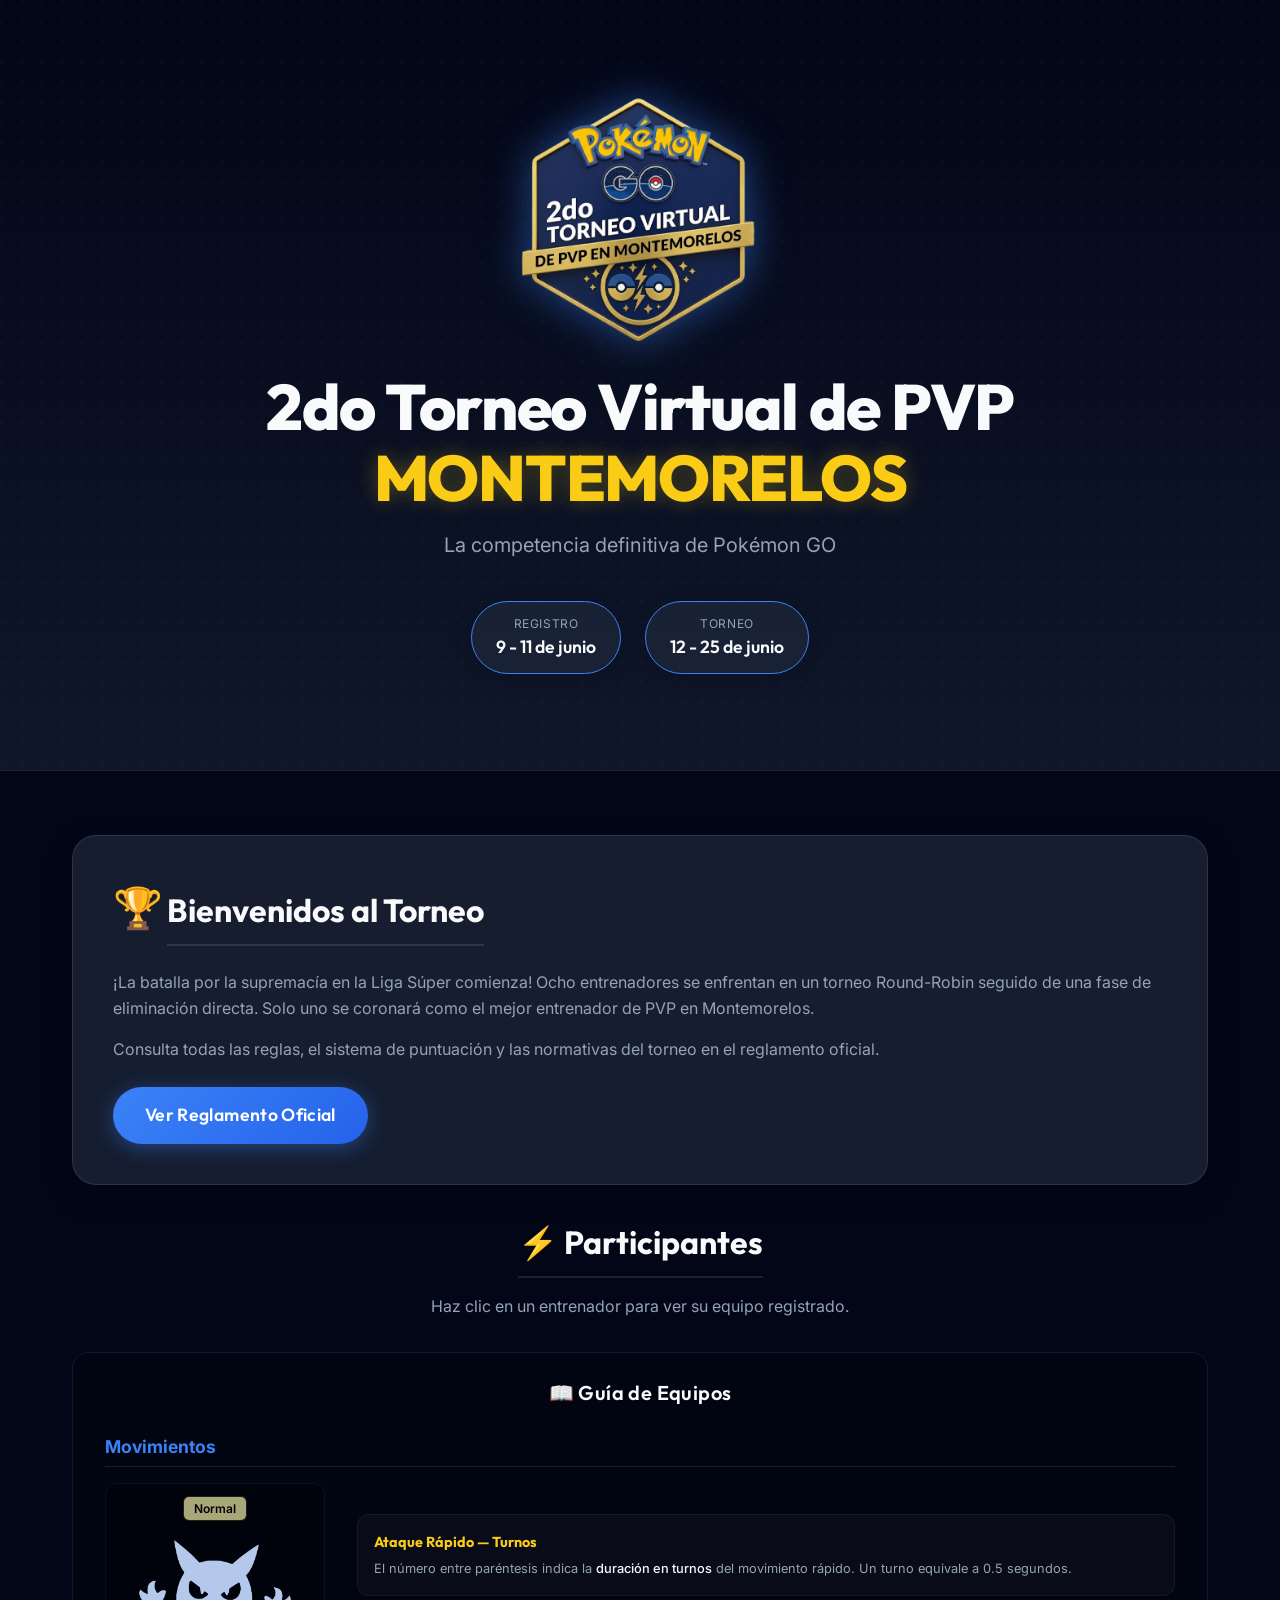
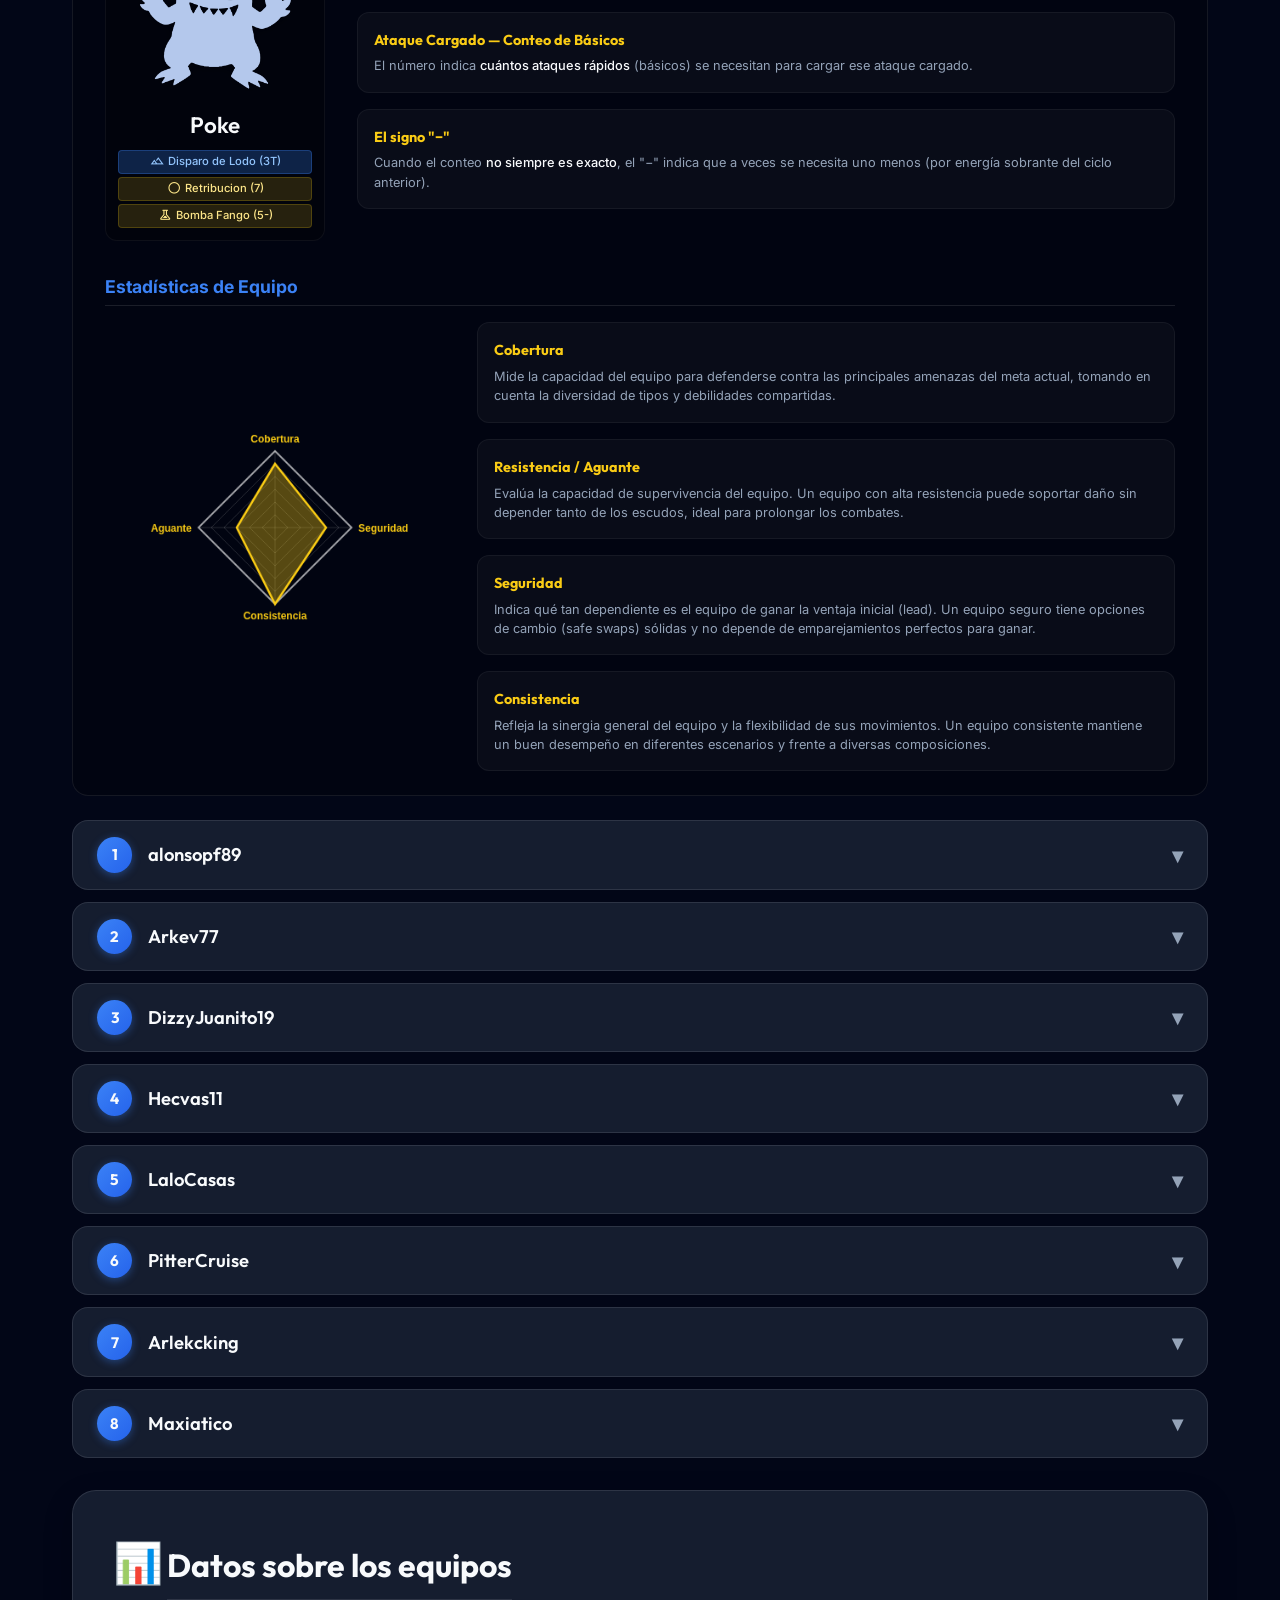
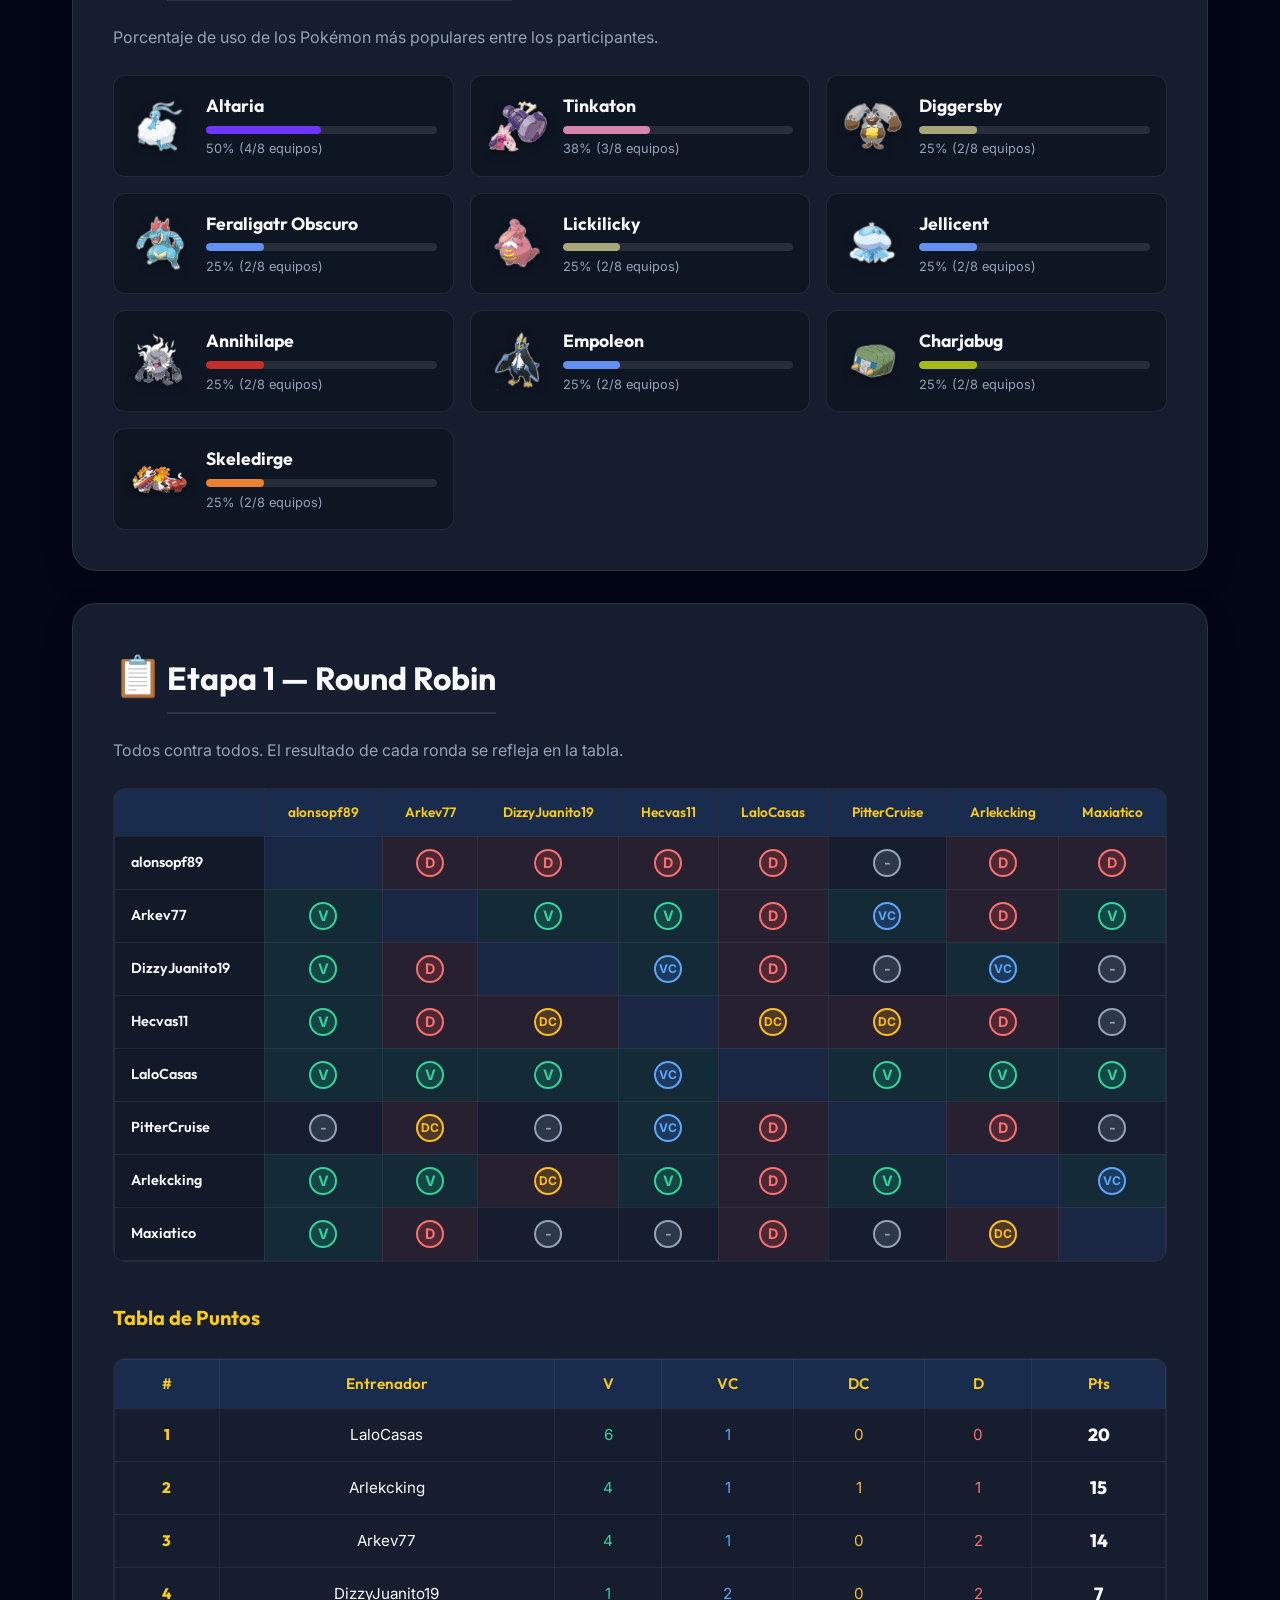
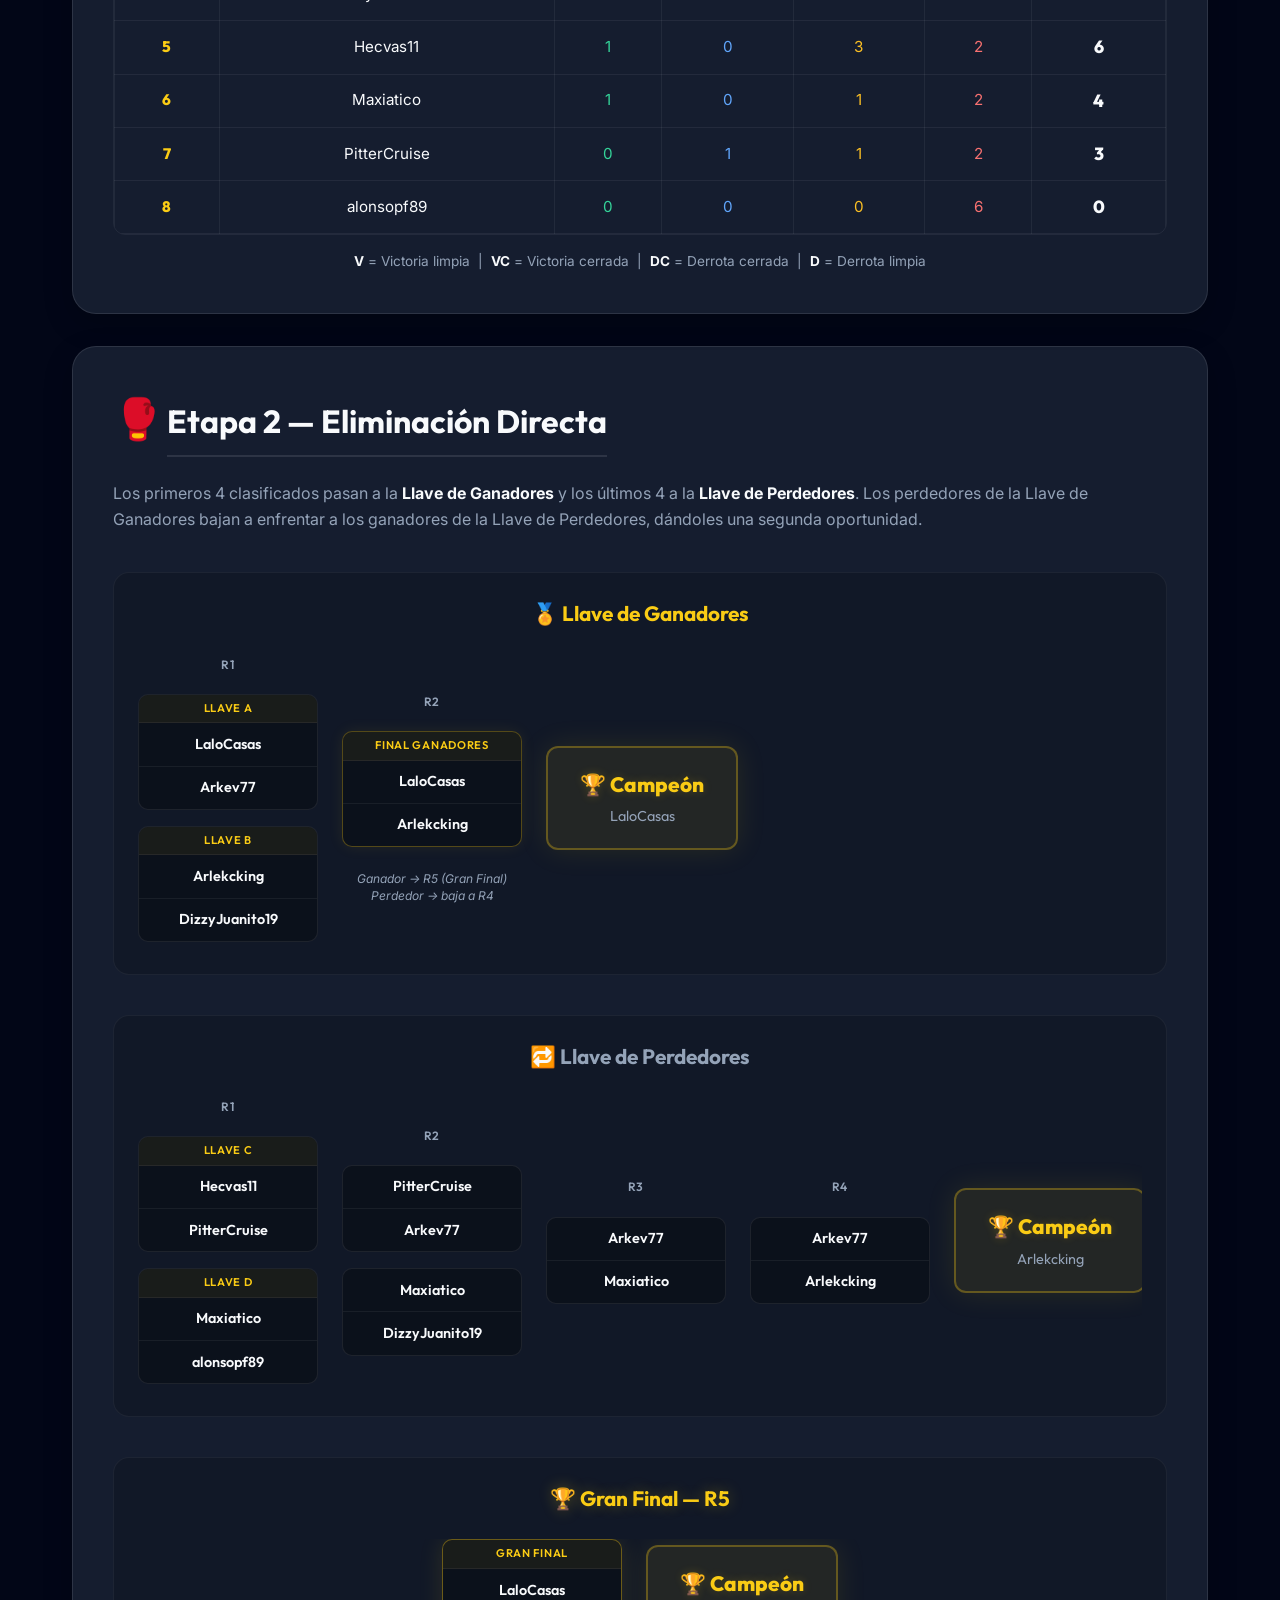
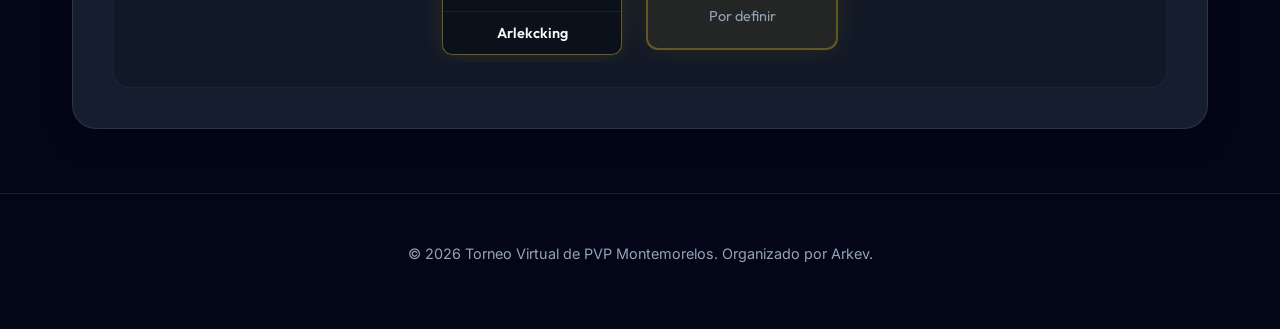
<file: index.html>
<!DOCTYPE html>
<html lang="es">

<head>
    <meta charset="UTF-8">
    <meta name="viewport" content="width=device-width, initial-scale=1.0">
    <title>2do Torneo Virtual de PVP en Montemorelos</title>
    <meta name="description"
        content="Página principal del 2do Torneo Virtual de PVP Pokémon GO en Montemorelos. Participantes, bracket y resultados.">
    <link rel="preconnect" href="https://fonts.googleapis.com">
    <link rel="preconnect" href="https://fonts.gstatic.com" crossorigin>
    <link
        href="https://fonts.googleapis.com/css2?family=Outfit:wght@300;400;600;800&family=Inter:wght@400;500;700&display=swap"
        rel="stylesheet">
    <link
        href="https://fonts.googleapis.com/css2?family=Material+Symbols+Outlined:opsz,wght,FILL,GRAD@20..48,100..700,0..1,-50..200"
        rel="stylesheet" />
    <link rel="icon" type="image/png" href="images/favicon.png">
    <link rel="stylesheet" href="style.css">
</head>

<body>
    <!-- ========== HERO (igual que reglas.html) ========== -->
    <header class="hero">
        <div class="hero-content">
            <img src="images/pvpLogo.png" alt="PVP Montemorelos Logo" class="hero-logo">
            <h1>2do Torneo Virtual de PVP <br><span class="highlight">Montemorelos</span></h1>
            <p class="hero-subtitle">La competencia definitiva de Pokémon GO</p>
            <div class="hero-dates">
                <div class="date-badge">
                    <span class="label">Registro</span>
                    <span class="value">9 - 11 de junio</span>
                </div>
                <div class="date-badge">
                    <span class="label">Torneo</span>
                    <span class="value">12 - 25 de junio</span>
                </div>
            </div>
        </div>
        <div class="hero-overlay"></div>
    </header>

    <main class="container">

        <!-- ========== SECCIÓN 1: INTRODUCCIÓN ========== -->
        <section class="card glass-effect full-width reveal" id="intro">
            <div class="card-icon">🏆</div>
            <h2>Bienvenidos al Torneo</h2>
            <p>¡La batalla por la supremacía en la Liga Súper comienza! Ocho entrenadores se enfrentan en un torneo
                Round-Robin seguido de una fase de eliminación directa. Solo uno se coronará como el mejor entrenador de
                PVP en Montemorelos.</p>
            <p>Consulta todas las reglas, el sistema de puntuación y las normativas del torneo en el reglamento oficial.
            </p>
            <a href="reglas.html" class="btn-register">Ver Reglamento Oficial</a>
        </section>

        <!-- ========== SECCIÓN 2: PARTICIPANTES ========== -->
        <section class="full-width reveal" id="participantes">
            <div class="section-header">
                <h2>⚡ Participantes</h2>
                <p class="section-sub">Haz clic en un entrenador para ver su equipo registrado.</p>
            </div>

            <!-- Guía de Equipos -->
            <div class="moves-legend" id="movesLegend">
                <h4 class="moves-legend-title">📖 Guía de Equipos</h4>

                <!-- Sub-sección 1: Movimientos -->
                <h5 class="legend-subtitle">Movimientos</h5>
                <div class="moves-legend-layout">
                    <!-- Columna 1: Ejemplo -->
                    <div class="legend-example-col">
                        <div class="poke-card legend-poke-card">
                            <div class="poke-types">
                                <span class="type-badge" style="background-color: #A8A77A">Normal</span>
                            </div>
                            <img src="images/placeholderPokemon.png" alt="Ejemplo" class="poke-img">
                            <span class="poke-name">Poke</span>
                            <div class="poke-moves">
                                <span class="move fast-move"><span
                                        class="material-symbols-outlined move-icon">landscape</span> Disparo de Lodo
                                    (3T)</span>
                                <span class="move charged-move"><span
                                        class="material-symbols-outlined move-icon">circle</span> Retribucion (7)</span>
                                <span class="move charged-move"><span
                                        class="material-symbols-outlined move-icon">Experiment</span> Bomba Fango
                                    (5-)</span>
                            </div>
                        </div>
                    </div>

                    <!-- Columna 2: Explicaciones -->
                    <div class="moves-legend-grid vertical-stack">
                        <div class="legend-item">
                            <div class="legend-desc">
                                <strong>Ataque Rápido — Turnos</strong>
                                <p>El número entre paréntesis indica la <em>duración en turnos</em> del movimiento
                                    rápido. Un turno equivale a 0.5 segundos.</p>
                            </div>
                        </div>
                        <div class="legend-item">
                            <div class="legend-desc">
                                <strong>Ataque Cargado — Conteo de Básicos</strong>
                                <p>El número indica <em>cuántos ataques rápidos</em> (básicos) se necesitan para cargar
                                    ese ataque cargado.</p>
                            </div>
                        </div>
                        <div class="legend-item">
                            <div class="legend-desc">
                                <strong>El signo "−"</strong>
                                <p>Cuando el conteo <em>no siempre es exacto</em>, el "−" indica que a veces se necesita
                                    uno menos (por energía sobrante del ciclo anterior).</p>
                            </div>
                        </div>
                    </div>
                </div>

                <!-- Sub-sección 2: Estadísticas de Equipo -->
                <h5 class="legend-subtitle" style="margin-top: 2rem;">Estadísticas de Equipo</h5>
                <div class="moves-legend-layout">
                    <!-- Columna 1: Ejemplo de Gráfico -->
                    <div class="legend-example-col">
                        <div class="radar-wrap" style="transform: scale(0.85); transform-origin: top center;">
                            <canvas id="radarLegend" width="340" height="260"></canvas>
                        </div>
                    </div>

                    <!-- Columna 2: Explicaciones de Stats -->
                    <div class="moves-legend-grid vertical-stack">
                        <div class="legend-item">
                            <div class="legend-desc">
                                <strong>Cobertura</strong>
                                <p>Mide la capacidad del equipo para defenderse contra las principales amenazas del meta
                                    actual, tomando en cuenta la diversidad de tipos y debilidades compartidas.</p>
                            </div>
                        </div>
                        <div class="legend-item">
                            <div class="legend-desc">
                                <strong>Resistencia / Aguante</strong>
                                <p>Evalúa la capacidad de supervivencia del equipo. Un equipo con alta resistencia puede
                                    soportar daño sin depender tanto de los escudos, ideal para prolongar los combates.
                                </p>
                            </div>
                        </div>
                        <div class="legend-item">
                            <div class="legend-desc">
                                <strong>Seguridad</strong>
                                <p>Indica qué tan dependiente es el equipo de ganar la ventaja inicial (lead). Un equipo
                                    seguro tiene opciones de cambio (safe swaps) sólidas y no depende de emparejamientos
                                    perfectos para ganar.</p>
                            </div>
                        </div>
                        <div class="legend-item">
                            <div class="legend-desc">
                                <strong>Consistencia</strong>
                                <p>Refleja la sinergia general del equipo y la flexibilidad de sus movimientos. Un
                                    equipo consistente mantiene un buen desempeño en diferentes escenarios y frente a
                                    diversas composiciones.</p>
                            </div>
                        </div>
                    </div>
                </div>
            </div>

            <div class="players-grid" id="playersGrid">
                <!-- Los datos de los jugadores son renderizados por JS abajo -->
            </div>
        </section>

        <!-- ========== SECCIÓN 2.5: DATOS SOBRE LOS EQUIPOS ========== -->
        <section class="card glass-effect full-width reveal" id="datos-equipos">
            <div class="card-icon">📊</div>
            <h2>Datos sobre los equipos</h2>
            <p>Porcentaje de uso de los Pokémon más populares entre los participantes.</p>
            <div class="stats-grid" id="statsGrid">
                <!-- JS llena esto -->
            </div>
        </section>

        <!-- ========== SECCIÓN 3: ETAPA 1 — ROUND ROBIN ========== -->
        <section class="card glass-effect full-width reveal" id="etapa1">
            <div class="card-icon">📋</div>
            <h2>Etapa 1 — Round Robin</h2>
            <p>Todos contra todos. El resultado de cada ronda se refleja en la tabla.</p>

            <div class="table-scroll">
                <table class="rr-table" id="rrTable">
                    <thead>
                        <tr>
                            <th></th>
                            <th>Jugador 1</th>
                            <th>Jugador 2</th>
                            <th>Jugador 3</th>
                            <th>Jugador 4</th>
                            <th>Jugador 5</th>
                            <th>Jugador 6</th>
                            <th>Jugador 7</th>
                            <th>Jugador 8</th>
                        </tr>
                    </thead>
                    <tbody>
                        <!-- JS llena esto -->
                    </tbody>
                </table>
            </div>

            <!-- Tabla de Puntos -->
            <h3 style="margin-top:2.5rem;">Tabla de Puntos</h3>
            <div class="table-scroll">
                <table class="points-table" id="pointsTable">
                    <thead>
                        <tr>
                            <th>#</th>
                            <th>Entrenador</th>
                            <th>V</th>
                            <th>VC</th>
                            <th>DC</th>
                            <th>D</th>
                            <th>Pts</th>
                        </tr>
                    </thead>
                    <tbody>
                        <!-- JS llena esto -->
                    </tbody>
                </table>
            </div>

            <div class="table-legend"
                style="margin-top: 1rem; font-size: 0.85rem; color: var(--text-muted); text-align: center;">
                <strong>V</strong> = Victoria limpia &nbsp;|&nbsp;
                <strong>VC</strong> = Victoria cerrada &nbsp;|&nbsp;
                <strong>DC</strong> = Derrota cerrada &nbsp;|&nbsp;
                <strong>D</strong> = Derrota limpia
            </div>
        </section>

        <!-- ========== SECCIÓN 4: ETAPA 2 — ELIMINACIÓN DIRECTA ========== -->
        <section class="card glass-effect full-width reveal" id="etapa2">
            <div class="card-icon">🥊</div>
            <h2>Etapa 2 — Eliminación Directa</h2>
            <p>Los primeros 4 clasificados pasan a la <strong>Llave de Ganadores</strong> y los últimos 4 a la
                <strong>Llave de Perdedores</strong>. Los perdedores de la Llave de Ganadores bajan a enfrentar a los
                ganadores de la Llave de Perdedores, dándoles una segunda oportunidad.
            </p>

            <!-- LLAVE DE GANADORES -->
            <div class="bracket-section">
                <h3 class="bracket-title winners">🏅 Llave de Ganadores</h3>
                <div class="bracket-flow">
                    <div class="bracket-col">
                        <div class="bracket-label">R1</div>
                        <div class="bracket-match">
                            <div class="bracket-tag">Llave A</div>
                            <div class="bracket-slot">LaloCasas</div>
                            <div class="bracket-slot">Arkev77</div>
                        </div>
                        <div class="bracket-match">
                            <div class="bracket-tag">Llave B</div>
                            <div class="bracket-slot">Arlekcking</div>
                            <div class="bracket-slot">DizzyJuanito19</div>
                        </div>
                    </div>
                    <div class="bracket-col">
                        <div class="bracket-label">R2</div>
                        <div class="bracket-match gold-match">
                            <div class="bracket-tag">Final Ganadores</div>
                            <div class="bracket-slot">LaloCasas</div>
                            <div class="bracket-slot">Arlekcking</div>
                        </div>
                        <div class="bracket-note">Ganador → R5 (Gran Final)<br>Perdedor → baja a R4</div>
                    </div>
                    <div class="bracket-col champion-col">
                        <div class="champion-box">🏆 Campeón<br><span>LaloCasas</span></div>
                    </div>
                </div>
            </div>

            <!-- LLAVE DE PERDEDORES -->
            <div class="bracket-section">
                <h3 class="bracket-title losers">🔁 Llave de Perdedores</h3>
                <div class="bracket-flow">
                    <div class="bracket-col">
                        <div class="bracket-label">R1</div>
                        <div class="bracket-match">
                            <div class="bracket-tag">Llave C</div>
                            <div class="bracket-slot">Hecvas11</div>
                            <div class="bracket-slot">PitterCruise</div>
                        </div>
                        <div class="bracket-match">
                            <div class="bracket-tag">Llave D</div>
                            <div class="bracket-slot">Maxiatico</div>
                            <div class="bracket-slot">alonsopf89</div>
                        </div>
                    </div>
                    <div class="bracket-col">
                        <div class="bracket-label">R2</div>
                        <div class="bracket-match">
                            <div class="bracket-slot">PitterCruise</div>
                            <div class="bracket-slot">Arkev77</div>
                        </div>
                        <div class="bracket-match">
                            <div class="bracket-slot">Maxiatico</div>
                            <div class="bracket-slot">DizzyJuanito19</div>
                        </div>
                    </div>
                    <div class="bracket-col">
                        <div class="bracket-label">R3</div>
                        <div class="bracket-match">
                            <div class="bracket-slot">Arkev77</div>
                            <div class="bracket-slot">Maxiatico</div>
                        </div>
                    </div>
                    <div class="bracket-col">
                        <div class="bracket-label">R4</div>
                        <div class="bracket-match">
                            <div class="bracket-slot">Arkev77</div>
                            <div class="bracket-slot">Arlekcking</div>
                        </div>
                    </div>
                    <div class="bracket-col">
                        <div class="bracket-col champion-col">
                            <div class="champion-box">🏆 Campeón<br><span>Arlekcking</span></div>
                        </div>
                    </div>
                </div>
            </div>

            <!-- GRAN FINAL -->
            <div class="bracket-section">
                <h3 class="bracket-title grand">🏆 Gran Final — R5</h3>
                <div class="bracket-flow center-flow">
                    <div class="bracket-col">
                        <div class="bracket-match champion-match">
                            <div class="bracket-tag">Gran Final</div>
                            <div class="bracket-slot">LaloCasas</div>
                            <div class="bracket-slot">Arlekcking</div>
                        </div>
                    </div>
                    <div class="bracket-col champion-col">
                        <div class="champion-box">🏆 Campeón<br><span>Por definir</span></div>
                    </div>
                </div>
            </div>
        </section>

    </main>

    <footer class="reveal">
        <p>&copy; 2026 Torneo Virtual de PVP Montemorelos. Organizado por Arkev.</p>
    </footer>

    <!-- ======================================================= -->
    <!-- DATA + LOGIC                                            -->
    <!-- ======================================================= -->
    <script src="main.js?v=260628.1"></script>
</body>

</html>
</file>
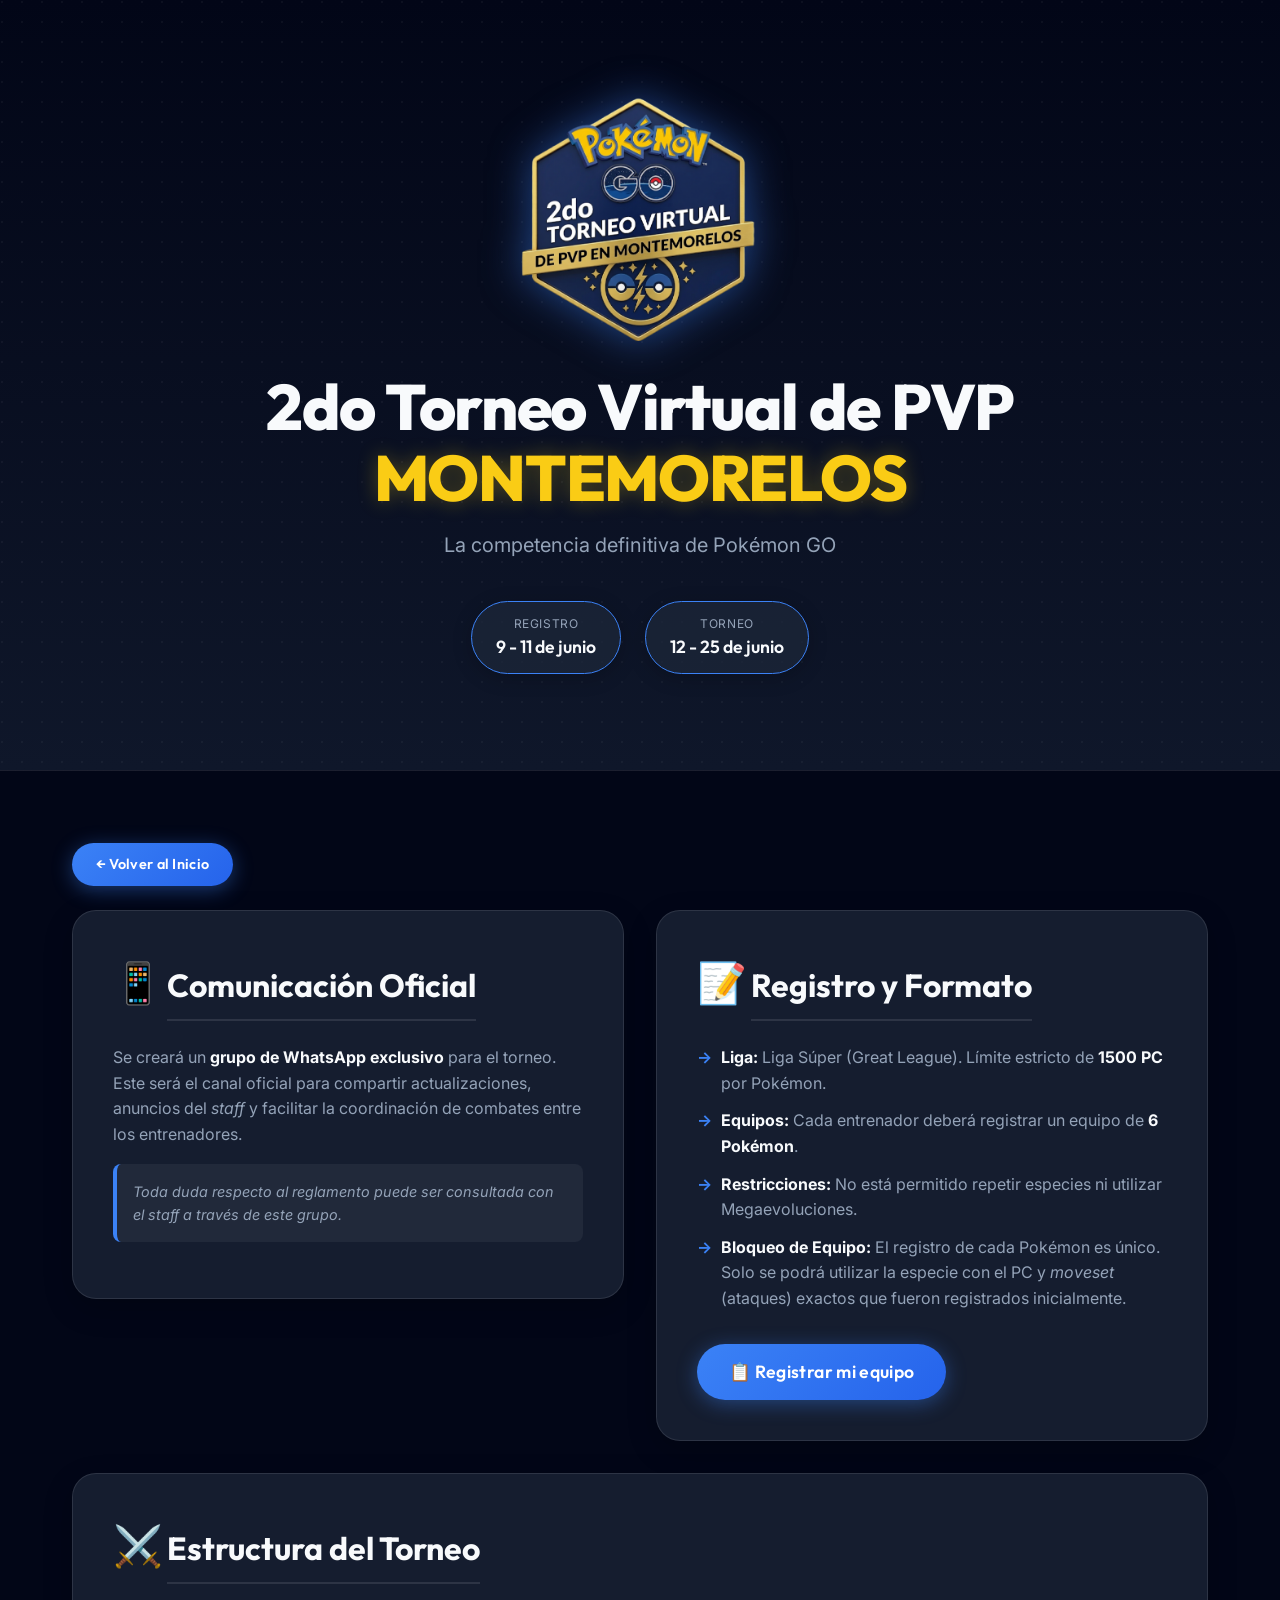
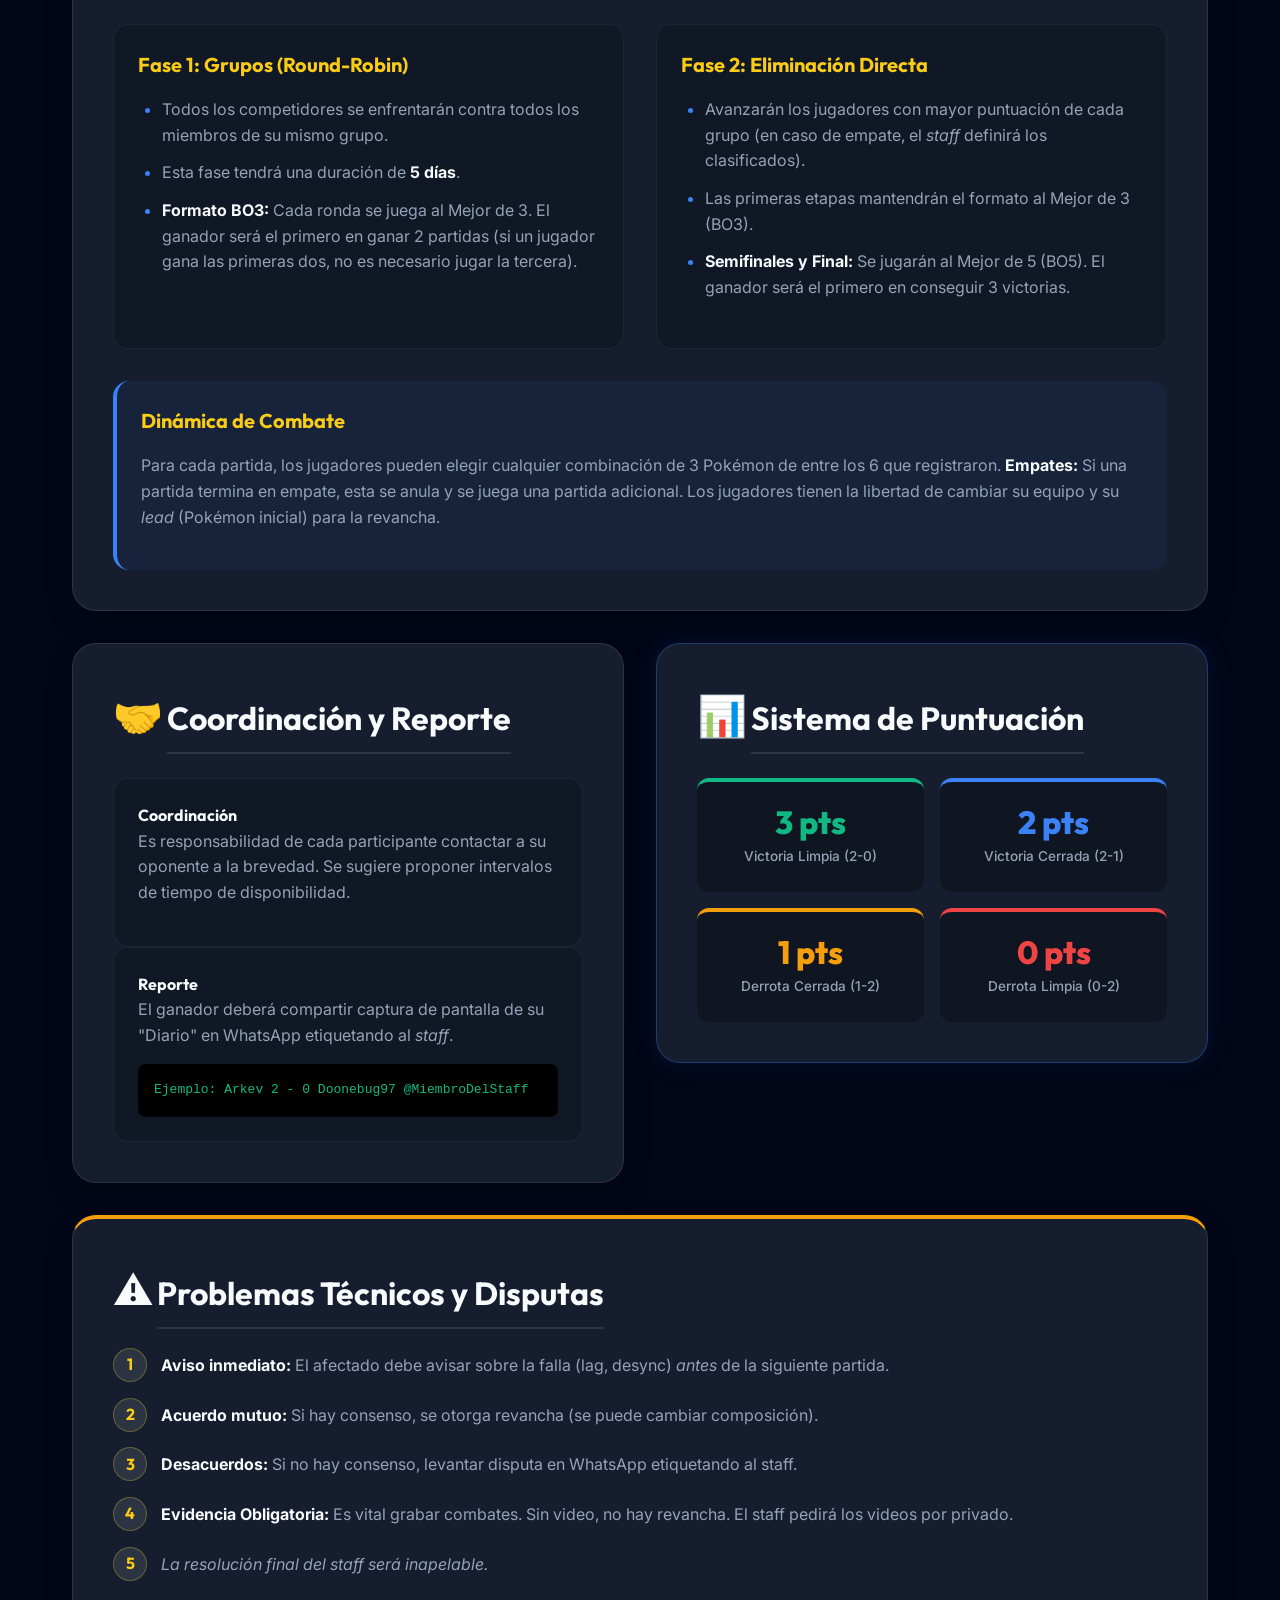
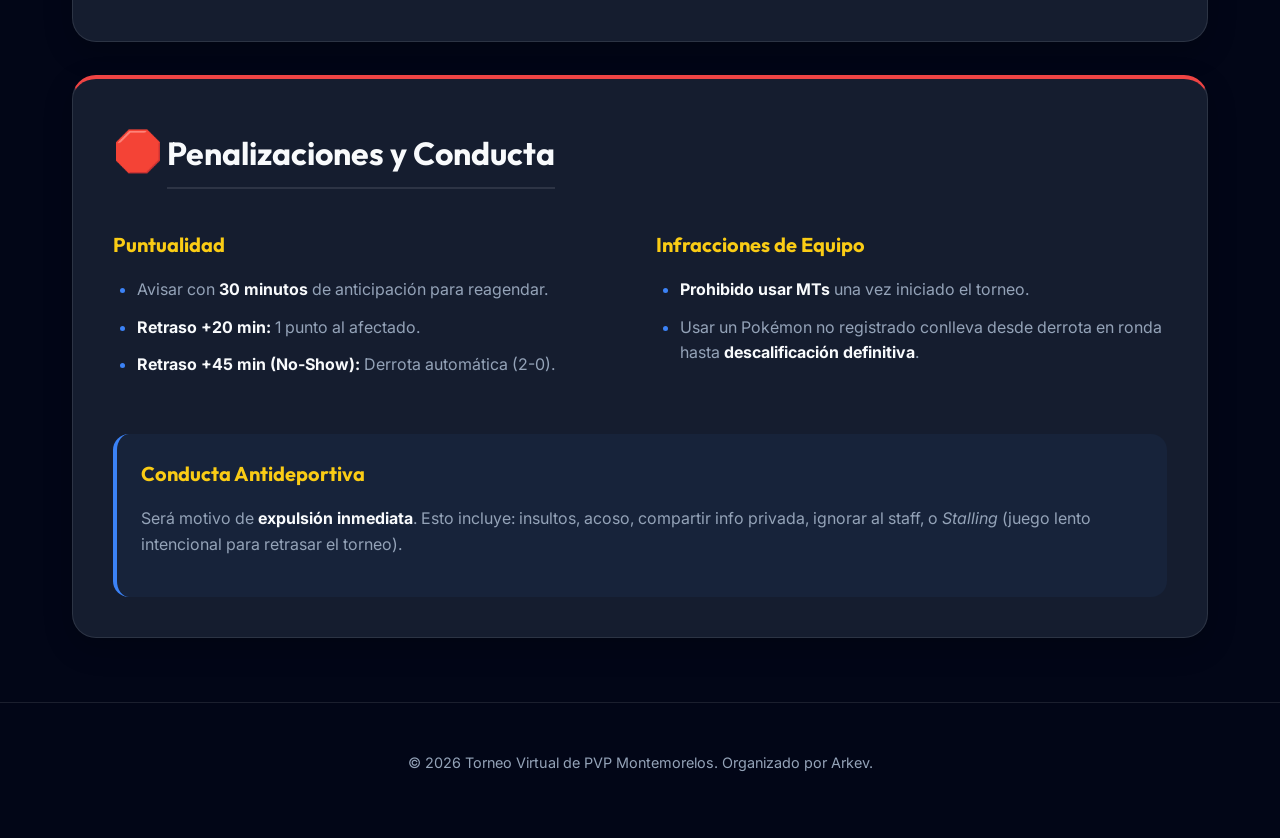
<file: reglas.html>
<!DOCTYPE html>
<html lang="es">

<head>
    <meta charset="UTF-8">
    <meta name="viewport" content="width=device-width, initial-scale=1.0">
    <title>Reglamento — 2do Torneo Virtual de PVP en Montemorelos</title>
    <meta name="description"
        content="Información y reglamento oficial del 2do Torneo Virtual de PVP Pokémon GO en Montemorelos.">
    <link rel="preconnect" href="https://fonts.googleapis.com">
    <link rel="preconnect" href="https://fonts.gstatic.com" crossorigin>
    <link rel="icon" type="image/png" href="images/favicon.png">
    <link
        href="https://fonts.googleapis.com/css2?family=Outfit:wght@300;400;600;800&family=Inter:wght@400;500;700&display=swap"
        rel="stylesheet">
    <link rel="stylesheet" href="style.css">
</head>

<body>
    <header class="hero">
        <div class="hero-content">
            <img src="images/pvpLogo.png" alt="PVP Montemorelos Logo" class="hero-logo">
            <h1>2do Torneo Virtual de PVP <br><span class="highlight">Montemorelos</span></h1>
            <p class="hero-subtitle">La competencia definitiva de Pokémon GO</p>
            <div class="hero-dates">
                <div class="date-badge">
                    <span class="label">Registro</span>
                    <span class="value">9 - 11 de junio</span>
                </div>
                <div class="date-badge">
                    <span class="label">Torneo</span>
                    <span class="value">12 - 25 de junio</span>
                </div>
            </div>
        </div>
        <div class="hero-overlay"></div>
    </header>

    <main class="container">

        <div class="full-width" style="margin-bottom:-0.5rem;">
            <a href="index.html" class="btn-register" style="font-size:0.9rem; padding:0.6rem 1.5rem;">← Volver al
                Inicio</a>
        </div>

        <div class="grid-2 align-start">
            <section class="card glass-effect reveal">
                <div class="card-icon">📱</div>
                <h2>Comunicación Oficial</h2>
                <p>Se creará un <strong>grupo de WhatsApp exclusivo</strong> para el torneo. Este será el canal oficial
                    para compartir actualizaciones, anuncios del <em>staff</em> y facilitar la coordinación de combates
                    entre los entrenadores.</p>
                <p class="note">Toda duda respecto al reglamento puede ser consultada con el staff a través de este
                    grupo.</p>
            </section>

            <section class="card glass-effect reveal">
                <div class="card-icon">📝</div>
                <h2>Registro y Formato</h2>
                <ul class="feature-list">
                    <li><strong>Liga:</strong> Liga Súper (Great League). Límite estricto de <strong>1500 PC</strong>
                        por Pokémon.</li>
                    <li><strong>Equipos:</strong> Cada entrenador deberá registrar un equipo de <strong>6
                            Pokémon</strong>.</li>
                    <li><strong>Restricciones:</strong> No está permitido repetir especies ni utilizar Megaevoluciones.
                    </li>
                    <li><strong>Bloqueo de Equipo:</strong> El registro de cada Pokémon es único. Solo se podrá utilizar
                        la especie con el PC y <em>moveset</em> (ataques) exactos que fueron registrados inicialmente.
                    </li>
                </ul>
                <a href="https://forms.gle/ZQszEAqyPSrf88hR9" target="_blank" rel="noopener" class="btn-register">📋
                    Registrar mi equipo</a>
            </section>
        </div>

        <section class="card glass-effect full-width reveal">
            <div class="card-icon">⚔️</div>
            <h2>Estructura del Torneo</h2>
            <div class="grid-2">
                <div class="phase-box">
                    <h3>Fase 1: Grupos (Round-Robin)</h3>
                    <ul>
                        <li>Todos los competidores se enfrentarán contra todos los miembros de su mismo grupo.</li>
                        <li>Esta fase tendrá una duración de <strong>5 días</strong>.</li>
                        <li><strong>Formato BO3:</strong> Cada ronda se juega al Mejor de 3. El ganador será el primero
                            en ganar 2 partidas (si un jugador gana las primeras dos, no es necesario jugar la tercera).
                        </li>
                    </ul>
                </div>
                <div class="phase-box">
                    <h3>Fase 2: Eliminación Directa</h3>
                    <ul>
                        <li>Avanzarán los jugadores con mayor puntuación de cada grupo (en caso de empate, el
                            <em>staff</em> definirá los clasificados).
                        </li>
                        <li>Las primeras etapas mantendrán el formato al Mejor de 3 (BO3).</li>
                        <li><strong>Semifinales y Final:</strong> Se jugarán al Mejor de 5 (BO5). El ganador será el
                            primero en conseguir 3 victorias.</li>
                    </ul>
                </div>
            </div>

            <div class="combat-dynamics">
                <h3>Dinámica de Combate</h3>
                <p>Para cada partida, los jugadores pueden elegir cualquier combinación de 3 Pokémon de entre los 6 que
                    registraron. <strong>Empates:</strong> Si una partida termina en empate, esta se anula y se juega
                    una partida adicional. Los jugadores tienen la libertad de cambiar su equipo y su <em>lead</em>
                    (Pokémon inicial) para la revancha.</p>
            </div>
        </section>

        <div class="grid-2 align-start">
            <section class="card glass-effect reveal">
                <div class="card-icon">🤝</div>
                <h2>Coordinación y Reporte</h2>
                <div class="info-block">
                    <h4>Coordinación</h4>
                    <p>Es responsabilidad de cada participante contactar a su oponente a la brevedad. Se sugiere
                        proponer intervalos de tiempo de disponibilidad.</p>
                </div>
                <div class="info-block">
                    <h4>Reporte</h4>
                    <p>El ganador deberá compartir captura de pantalla de su "Diario" en WhatsApp etiquetando al
                        <em>staff</em>.
                    </p>
                    <div class="code-snippet">
                        <code>Ejemplo: Arkev 2 - 0 Doonebug97 @MiembroDelStaff</code>
                    </div>
                </div>
            </section>

            <section class="card glass-effect highlight-border reveal">
                <div class="card-icon">📊</div>
                <h2>Sistema de Puntuación</h2>
                <div class="points-grid">
                    <div class="point-item win-clean">
                        <span class="score">3 pts</span>
                        <span class="desc">Victoria Limpia (2-0)</span>
                    </div>
                    <div class="point-item win-close">
                        <span class="score">2 pts</span>
                        <span class="desc">Victoria Cerrada (2-1)</span>
                    </div>
                    <div class="point-item lose-close">
                        <span class="score">1 pts</span>
                        <span class="desc">Derrota Cerrada (1-2)</span>
                    </div>
                    <div class="point-item lose-clean">
                        <span class="score">0 pts</span>
                        <span class="desc">Derrota Limpia (0-2)</span>
                    </div>
                </div>
            </section>
        </div>

        <section class="card glass-effect warning-card full-width reveal">
            <div class="card-icon">⚠️</div>
            <h2>Problemas Técnicos y Disputas</h2>
            <ol class="steps-list">
                <li><strong>Aviso inmediato:</strong> El afectado debe avisar sobre la falla (lag, desync)
                    <em>antes</em> de la siguiente partida.
                </li>
                <li><strong>Acuerdo mutuo:</strong> Si hay consenso, se otorga revancha (se puede cambiar composición).
                </li>
                <li><strong>Desacuerdos:</strong> Si no hay consenso, levantar disputa en WhatsApp etiquetando al staff.
                </li>
                <li><strong>Evidencia Obligatoria:</strong> Es vital grabar combates. Sin video, no hay revancha. El
                    staff pedirá los videos por privado.</li>
                <li><em>La resolución final del staff será inapelable.</em></li>
            </ol>
        </section>

        <section class="card glass-effect danger-card full-width reveal">
            <div class="card-icon">🛑</div>
            <h2>Penalizaciones y Conducta</h2>

            <div class="grid-2">
                <div>
                    <h3>Puntualidad</h3>
                    <ul>
                        <li>Avisar con <strong>30 minutos</strong> de anticipación para reagendar.</li>
                        <li><strong>Retraso +20 min:</strong> 1 punto al afectado.</li>
                        <li><strong>Retraso +45 min (No-Show):</strong> Derrota automática (2-0).</li>
                    </ul>
                </div>
                <div>
                    <h3>Infracciones de Equipo</h3>
                    <ul>
                        <li><strong>Prohibido usar MTs</strong> una vez iniciado el torneo.</li>
                        <li>Usar un Pokémon no registrado conlleva desde derrota en ronda hasta <strong>descalificación
                                definitiva</strong>.</li>
                    </ul>
                </div>
            </div>

            <div class="conduct-box">
                <h3>Conducta Antideportiva</h3>
                <p>Será motivo de <strong>expulsión inmediata</strong>. Esto incluye: insultos, acoso, compartir info
                    privada, ignorar al staff, o <em>Stalling</em> (juego lento intencional para retrasar el torneo).
                </p>
            </div>
        </section>
    </main>

    <footer class="reveal">
        <p>&copy; 2026 Torneo Virtual de PVP Montemorelos. Organizado por Arkev.</p>
    </footer>

    <script src="main.js"></script>
</body>

</html>
</file>
<file: style.css>
:root {
    --bg-dark: #0f172a;
    --bg-darker: #020617;
    --primary-color: #3b82f6;
    /* PVP Blue */
    --primary-glow: rgba(59, 130, 246, 0.5);
    --secondary-color: #facc15;
    /* Yellow/Gold accent */
    --text-main: #f8fafc;
    --text-muted: #94a3b8;
    --glass-bg: rgba(30, 41, 59, 0.7);
    --glass-border: rgba(255, 255, 255, 0.1);

    /* Points colors */
    --color-win: #10b981;
    --color-win-close: #3b82f6;
    --color-lose-close: #f59e0b;
    --color-lose: #ef4444;
}

* {
    margin: 0;
    padding: 0;
    box-sizing: border-box;
}

body {
    font-family: 'Inter', sans-serif;
    background-color: var(--bg-darker);
    background-image:
        radial-gradient(circle at 15% 50%, rgba(59, 130, 246, 0.15), transparent 25%),
        radial-gradient(circle at 85% 30%, rgba(250, 204, 21, 0.1), transparent 25%);
    background-attachment: fixed;
    color: var(--text-main);
    line-height: 1.6;
    overflow-x: hidden;
}

h1,
h2,
h3,
h4 {
    font-family: 'Outfit', sans-serif;
}

/* HERO SECTION */
.hero {
    position: relative;
    padding: 6rem 2rem;
    text-align: center;
    background: linear-gradient(180deg, var(--bg-darker) 0%, var(--bg-dark) 100%);
    border-bottom: 1px solid var(--glass-border);
    overflow: hidden;
}

.hero::before {
    content: '';
    position: absolute;
    top: 0;
    left: 0;
    right: 0;
    bottom: 0;
    background: url('data:image/svg+xml;utf8,<svg width="20" height="20" viewBox="0 0 20 20" xmlns="http://www.w3.org/2000/svg"><circle cx="2" cy="2" r="1" fill="rgba(255,255,255,0.05)"/></svg>');
    z-index: 0;
}

.hero-content {
    position: relative;
    z-index: 1;
    max-width: 800px;
    margin: 0 auto;
    animation: fadeUp 1s cubic-bezier(0.16, 1, 0.3, 1) forwards;
}

.hero-logo {
    max-width: 250px;
    margin-bottom: 1.5rem;
    filter: drop-shadow(0 0 20px var(--primary-glow));
    animation: float 6s ease-in-out infinite;
}

.hero h1 {
    font-size: clamp(2.5rem, 5vw, 4rem);
    font-weight: 800;
    line-height: 1.1;
    margin-bottom: 1rem;
    letter-spacing: -0.02em;
}

.highlight {
    color: var(--secondary-color);
    text-transform: uppercase;
    text-shadow: 0 0 20px rgba(250, 204, 21, 0.3);
}

.hero-subtitle {
    font-size: 1.25rem;
    color: var(--text-muted);
    margin-bottom: 2.5rem;
}

.hero-dates {
    display: flex;
    justify-content: center;
    gap: 1.5rem;
    flex-wrap: wrap;
}

.date-badge {
    background: var(--glass-bg);
    border: 1px solid var(--primary-color);
    padding: 0.75rem 1.5rem;
    border-radius: 50px;
    display: flex;
    flex-direction: column;
    box-shadow: 0 4px 20px rgba(0, 0, 0, 0.2);
    backdrop-filter: blur(10px);
}

.date-badge .label {
    font-size: 0.75rem;
    text-transform: uppercase;
    letter-spacing: 0.05em;
    color: var(--text-muted);
}

.date-badge .value {
    font-weight: 600;
    font-size: 1.1rem;
    font-family: 'Outfit', sans-serif;
}

/* MAIN CONTENT */
.container {
    max-width: 1200px;
    margin: 0 auto;
    padding: 4rem 2rem;
    display: flex;
    flex-direction: column;
    gap: 2rem;
}

/* CARDS */
.glass-effect {
    background: var(--glass-bg);
    backdrop-filter: blur(16px);
    -webkit-backdrop-filter: blur(16px);
    border: 1px solid var(--glass-border);
    border-radius: 24px;
    padding: 2.5rem;
    box-shadow: 0 10px 30px rgba(0, 0, 0, 0.2);
    transition: transform 0.3s ease, box-shadow 0.3s ease, border-color 0.3s ease;
    position: relative;
    overflow: hidden;
}

.glass-effect:hover {
    transform: translateY(-5px);
    box-shadow: 0 20px 40px rgba(0, 0, 0, 0.4);
    border-color: rgba(255, 255, 255, 0.2);
}

.full-width {
    width: 100%;
}

.grid-2 {
    display: grid;
    grid-template-columns: 1fr 1fr;
    gap: 2rem;
}

/* Inner grid inside cards needs top spacing */
.card .grid-2 {
    margin-top: 1rem;
}

.card+.card {
    margin-top: 0;
}

.grid-2.align-start {
    align-items: start;
}

/* Staggered animation for cards inside grid wrappers */
.grid-2>.reveal:nth-child(2) {
    transition-delay: 0.15s;
}

.card-icon {
    font-size: 2.5rem;
    margin-bottom: 1rem;
    display: inline-block;
}

h2 {
    font-size: 2rem;
    margin-bottom: 1.5rem;
    color: var(--text-main);
    border-bottom: 2px solid rgba(255, 255, 255, 0.1);
    padding-bottom: 0.5rem;
    display: inline-block;
}

h3 {
    font-size: 1.25rem;
    color: var(--secondary-color);
    margin-bottom: 1rem;
}

p {
    margin-bottom: 1rem;
    color: var(--text-muted);
}

strong {
    color: var(--text-main);
}

.note {
    font-size: 0.9rem;
    font-style: italic;
    background: rgba(255, 255, 255, 0.05);
    padding: 1rem;
    border-radius: 8px;
    border-left: 4px solid var(--primary-color);
    margin-top: 1rem;
}

/* LISTS */
ul,
ol {
    margin-bottom: 1.5rem;
    padding-left: 1.5rem;
    color: var(--text-muted);
}

li {
    margin-bottom: 0.75rem;
}

li::marker {
    color: var(--primary-color);
}

.feature-list {
    list-style: none;
    padding-left: 0;
}

.feature-list li {
    position: relative;
    padding-left: 1.5rem;
}

.feature-list li::before {
    content: '→';
    position: absolute;
    left: 0;
    color: var(--primary-color);
    font-weight: bold;
}

/* BOXES */
.phase-box,
.info-block {
    background: rgba(0, 0, 0, 0.2);
    padding: 1.5rem;
    border-radius: 16px;
    border: 1px solid rgba(255, 255, 255, 0.05);
}

.combat-dynamics,
.conduct-box {
    margin-top: 2rem;
    padding: 1.5rem;
    background: rgba(59, 130, 246, 0.05);
    border-radius: 16px;
    border-left: 4px solid var(--primary-color);
}

.code-snippet {
    background: #000;
    padding: 1rem;
    border-radius: 8px;
    font-family: monospace;
    color: #10b981;
    overflow-x: auto;
}

/* POINTS GRID */
.points-grid {
    display: grid;
    grid-template-columns: 1fr 1fr;
    gap: 1rem;
}

.point-item {
    background: rgba(0, 0, 0, 0.3);
    padding: 1.5rem;
    border-radius: 12px;
    display: flex;
    flex-direction: column;
    align-items: center;
    text-align: center;
    border-top: 4px solid;
    transition: transform 0.2s;
}

.point-item:hover {
    transform: scale(1.05);
}

.point-item .score {
    font-family: 'Outfit', sans-serif;
    font-size: 2rem;
    font-weight: 800;
    line-height: 1;
    margin-bottom: 0.5rem;
}

.point-item .desc {
    font-size: 0.85rem;
    color: var(--text-muted);
    font-weight: 500;
}

.win-clean {
    border-color: var(--color-win);
}

.win-clean .score {
    color: var(--color-win);
}

.win-close {
    border-color: var(--color-win-close);
}

.win-close .score {
    color: var(--color-win-close);
}

.lose-close {
    border-color: var(--color-lose-close);
}

.lose-close .score {
    color: var(--color-lose-close);
}

.lose-clean {
    border-color: var(--color-lose);
}

.lose-clean .score {
    color: var(--color-lose);
}

/* SPECIAL CARDS */
.highlight-border {
    border: 1px solid rgba(59, 130, 246, 0.3);
    box-shadow: 0 0 30px rgba(59, 130, 246, 0.1);
}

.warning-card {
    border-top: 4px solid #f59e0b;
}

.danger-card {
    border-top: 4px solid #ef4444;
}

/* STEPS LIST */
.steps-list {
    counter-reset: custom-counter;
    list-style: none;
    padding-left: 0;
}

.steps-list li {
    position: relative;
    padding-left: 3rem;
    margin-bottom: 1.5rem;
}

.steps-list li::before {
    counter-increment: custom-counter;
    content: counter(custom-counter);
    position: absolute;
    left: 0;
    top: -5px;
    width: 2rem;
    height: 2rem;
    background: rgba(255, 255, 255, 0.1);
    color: var(--secondary-color);
    border-radius: 50%;
    display: flex;
    align-items: center;
    justify-content: center;
    font-weight: bold;
    font-family: 'Outfit', sans-serif;
    border: 1px solid rgba(250, 204, 21, 0.3);
}

/* REGISTER BUTTON */
.btn-register {
    display: inline-block;
    margin-top: 0.5rem;
    padding: 0.9rem 2rem;
    background: linear-gradient(135deg, var(--primary-color), #2563eb);
    color: #fff;
    font-family: 'Outfit', sans-serif;
    font-weight: 600;
    font-size: 1.1rem;
    text-decoration: none;
    border-radius: 50px;
    border: none;
    cursor: pointer;
    box-shadow: 0 4px 20px rgba(59, 130, 246, 0.4);
    transition: transform 0.25s ease, box-shadow 0.25s ease;
    letter-spacing: 0.02em;
}

.btn-register:hover {
    transform: translateY(-3px) scale(1.03);
    box-shadow: 0 8px 30px rgba(59, 130, 246, 0.6);
}

.btn-register:active {
    transform: translateY(0) scale(0.98);
}

/* FOOTER */
footer {
    text-align: center;
    padding: 3rem 2rem;
    border-top: 1px solid var(--glass-border);
    color: var(--text-muted);
    font-size: 0.9rem;
}

/* ANIMATIONS */
@keyframes fadeUp {
    from {
        opacity: 0;
        transform: translateY(30px);
    }

    to {
        opacity: 1;
        transform: translateY(0);
    }
}

@keyframes float {

    0%,
    100% {
        transform: translateY(0);
    }

    50% {
        transform: translateY(-15px);
    }
}

/* SCROLL REVEAL */
.reveal {
    opacity: 0;
    transform: translateY(40px);
    transition: opacity 0.7s cubic-bezier(0.16, 1, 0.3, 1),
        transform 0.7s cubic-bezier(0.16, 1, 0.3, 1);
    will-change: opacity, transform;
}

.reveal.visible {
    opacity: 1;
    transform: translateY(0);
}

/* Prevent hover transform from conflicting with reveal */
.reveal.visible.glass-effect:hover {
    transform: translateY(-5px);
}

/* RESPONSIVE */

/* ============================================================
   ESTILOS ESPECÍFICOS DEL INDEX (Antiguo index.css)
   ============================================================ */
/* =====================================================
   INDEX.CSS — Estilos exclusivos para el index del torneo
   ===================================================== */

/* ---- Encabezados de sección ---- */
.section-header {
    text-align: center;
    margin-bottom: 2rem;
}

.section-sub {
    color: var(--text-muted);
    font-size: 1rem;
    margin-top: -0.5rem;
}

/* ============================================================
   LEYENDA DE MOVIMIENTOS
   ============================================================ */
.moves-legend {
    background: rgba(0, 0, 0, 0.25);
    border: 1px solid rgba(255, 255, 255, 0.08);
    border-radius: 16px;
    padding: 1.5rem 2rem;
    margin-bottom: 1.5rem;
    backdrop-filter: blur(8px);
    -webkit-backdrop-filter: blur(8px);
}

.moves-legend-title {
    font-family: 'Outfit', sans-serif;
    font-size: 1.25rem;
    font-weight: 600;
    color: var(--text-main);
    margin-bottom: 1.5rem;
    text-align: center;
    letter-spacing: 0.02em;
}

.legend-subtitle {
    margin: 0 0 1rem 0;
    font-size: 1.1rem;
    color: var(--primary-color);
    border-bottom: 1px solid rgba(255, 255, 255, 0.1);
    padding-bottom: 0.3rem;
}

.moves-legend-layout {
    display: grid;
    grid-template-columns: auto 1fr;
    gap: 2rem;
    align-items: center;
}

.legend-example-col {
    display: flex;
    justify-content: center;
}

.legend-poke-card {
    width: 100%;
    min-width: 160px;
    max-width: 220px;
    pointer-events: none;
}

.moves-legend-grid.vertical-stack {
    display: flex;
    flex-direction: column;
    gap: 1rem;
}

.legend-item {
    padding: 1rem;
    background: rgba(255, 255, 255, 0.03);
    border-radius: 12px;
    border: 1px solid rgba(255, 255, 255, 0.05);
    transition: border-color 0.3s ease, background 0.3s ease;
}

.legend-item:hover {
    border-color: rgba(255, 255, 255, 0.12);
    background: rgba(255, 255, 255, 0.05);
}

.legend-desc strong {
    font-family: 'Outfit', sans-serif;
    font-size: 0.9rem;
    color: var(--secondary-color);
    display: block;
    margin-bottom: 0.3rem;
}

.legend-desc p {
    font-size: 0.8rem;
    color: var(--text-muted);
    line-height: 1.5;
    margin-bottom: 0;
}

.legend-desc em {
    color: var(--text-main);
    font-style: normal;
    font-weight: 500;
}

/* ============================================================
   DATOS DE LOS EQUIPOS (STATS)
   ============================================================ */
.stats-grid {
    display: grid;
    grid-template-columns: repeat(auto-fill, minmax(280px, 1fr));
    gap: 1rem;
    margin-top: 1.5rem;
}

.stat-item {
    background: rgba(0, 0, 0, 0.25);
    border: 1px solid rgba(255, 255, 255, 0.08);
    border-radius: 12px;
    padding: 1rem;
    display: flex;
    align-items: center;
    gap: 1rem;
    transition: transform 0.2s, background 0.2s;
}

.stat-item:hover {
    transform: translateY(-2px);
    background: rgba(255, 255, 255, 0.05);
}

.stat-img {
    width: 60px;
    height: 60px;
    object-fit: contain;
    filter: drop-shadow(0 2px 4px rgba(0, 0, 0, 0.5));
}

.stat-info {
    flex: 1;
    display: flex;
    flex-direction: column;
    gap: 0.35rem;
}

.stat-info h4 {
    font-size: 1.1rem;
    margin: 0;
    color: var(--text-main);
}

.stat-bar-container {
    width: 100%;
    height: 8px;
    background: rgba(255, 255, 255, 0.1);
    border-radius: 4px;
    overflow: hidden;
}

.stat-bar {
    height: 100%;
    border-radius: 4px;
    transition: width 1s ease-out;
}

.stat-value {
    font-size: 0.8rem;
    color: var(--text-muted);
}

/* ============================================================
   CUADRÍCULA DE JUGADORES Y TARJETAS
   ============================================================ */
.players-grid {
    display: flex;
    flex-direction: column;
    gap: 0.75rem;
}

.player-card {
    border-radius: 16px;
    overflow: hidden;
    background: var(--glass-bg);
    border: 1px solid var(--glass-border);
    backdrop-filter: blur(16px);
    -webkit-backdrop-filter: blur(16px);
    transition: border-color 0.3s ease;
}

.player-card:hover {
    border-color: rgba(255, 255, 255, 0.2);
}

/* Fila de encabezado en la que se puede hacer clic */
.player-header {
    width: 100%;
    display: flex;
    align-items: center;
    gap: 1rem;
    padding: 1rem 1.5rem;
    background: none;
    border: none;
    color: var(--text-main);
    font-family: 'Outfit', sans-serif;
    font-size: 1.15rem;
    font-weight: 600;
    cursor: pointer;
    transition: background 0.2s;
    text-align: left;
}

.player-header:hover {
    background: rgba(255, 255, 255, 0.04);
}

.player-number {
    display: inline-flex;
    align-items: center;
    justify-content: center;
    width: 2.2rem;
    height: 2.2rem;
    border-radius: 50%;
    background: linear-gradient(135deg, var(--primary-color), #2563eb);
    font-size: 0.95rem;
    font-weight: 700;
    flex-shrink: 0;
    box-shadow: 0 2px 8px rgba(59, 130, 246, 0.4);
}

.player-name {
    flex: 1;
}

.player-arrow {
    font-size: 1.3rem;
    transition: transform 0.35s cubic-bezier(0.16, 1, 0.3, 1);
    color: var(--text-muted);
}

.player-header[aria-expanded="true"] .player-arrow {
    transform: rotate(180deg);
}

/* ---- Panel de detalles (oculto por defecto) ---- */
.player-detail {
    max-height: 0;
    overflow: hidden;
    transition: max-height 0.5s cubic-bezier(0.16, 1, 0.3, 1),
        padding 0.4s ease;
    padding: 0 1.5rem;
}

.player-detail.open {
    max-height: 4000px;
    padding: 0 1.5rem 1.5rem;
}

/* ---- Fila de información (avatar + meta + radar) ---- */
.player-info-row {
    display: grid;
    grid-template-columns: auto 1fr auto;
    gap: 1.5rem;
    align-items: center;
    margin-bottom: 1.5rem;
    padding-top: 0.5rem;
    border-top: 1px solid rgba(255, 255, 255, 0.06);
}

.player-avatar-wrap {
    width: 100px;
    height: 275px;
    border-radius: 12px;
    overflow: hidden;
    background: rgba(0, 0, 0, 0.2);
    display: flex;
    align-items: center;
    justify-content: center;
    border: 1px solid rgba(255, 255, 255, 0.08);
}

.player-avatar {
    width: 100%;
    height: 100%;
    object-fit: contain;
    display: block;
}

.player-meta h4 {
    font-family: 'Outfit', sans-serif;
    font-size: 1.4rem;
    margin-bottom: 0.25rem;
}

.trainer-code {
    font-family: 'Inter', monospace;
    color: var(--text-muted);
    font-size: 0.95rem;
    letter-spacing: 0.03em;
}

.trainer-code span {
    color: var(--secondary-color);
    font-weight: 600;
}

.radar-wrap {
    display: flex;
    flex-direction: column;
    align-items: center;
    justify-content: center;
}

.radar-wrap h4 {
    margin-bottom: 0.5rem;
    color: var(--text-main);
    font-size: 1.1rem;
}

.team-title {
    margin-bottom: 0.75rem;
    color: var(--text-main);
    font-size: 1.1rem;
    text-align: center;
}

/* ---- Fila de equipo ---- */
.team-row {
    display: grid;
    grid-template-columns: repeat(3, 1fr);
    gap: 0.75rem;
}

.poke-card {
    background: rgba(0, 0, 0, 0.25);
    border-radius: 12px;
    padding: 0.75rem;
    display: flex;
    flex-direction: column;
    align-items: center;
    text-align: center;
    border: 1px solid rgba(255, 255, 255, 0.05);
    transition: transform 0.2s, border-color 0.2s;
}

.poke-card:hover {
    transform: translateY(-3px);
    border-color: rgba(250, 204, 21, 0.3);
}

.poke-types {
    display: flex;
    flex-wrap: wrap;
    gap: 4px;
    justify-content: center;
    margin-bottom: 8px;
    width: 100%;
}

.type-badge {
    font-size: 0.75rem;
    font-family: 'Inter', sans-serif;
    font-weight: 600;
    color: #000;
    padding: 2px 10px;
    border-radius: 6px;
    border: 1px solid rgba(0, 0, 0, 0.8);
    text-transform: capitalize;
    box-shadow: 0 1px 3px rgba(0, 0, 0, 0.3);
}

.poke-img {
    width: 90%;
    height: auto;
    object-fit: contain;
    margin-bottom: 0.5rem;
    filter: drop-shadow(0 2px 6px rgba(0, 0, 0, 0.3));
}

.poke-name {
    font-family: 'Outfit', sans-serif;
    font-weight: 600;
    font-size: 1.4rem;
    color: var(--text-main);
    margin-bottom: 0.4rem;
}

.poke-moves {
    display: flex;
    flex-direction: column;
    gap: 3px;
    width: 100%;
}

.move {
    display: flex;
    align-items: center;
    justify-content: center;
    gap: 4px;
    font-size: 0.7rem;
    padding: 2px 6px;
    border-radius: 4px;
    font-weight: 500;
    white-space: nowrap;
    overflow: hidden;
    text-overflow: ellipsis;
}

.move-icon {
    font-size: 0.9rem;
}

.fast-move {
    background: rgba(59, 130, 246, 0.25);
    color: #93c5fd;
    border: 1px solid rgba(59, 130, 246, 0.3);
}

.charged-move {
    background: rgba(250, 204, 21, 0.15);
    color: #fde68a;
    border: 1px solid rgba(250, 204, 21, 0.2);
}

/* ============================================================
   TABLA ROUND-ROBIN
   ============================================================ */
.table-scroll {
    overflow-x: auto;
    margin-top: 1.5rem;
    border-radius: 12px;
    border: 1px solid rgba(255, 255, 255, 0.06);
}

.rr-table {
    width: 100%;
    border-collapse: collapse;
    font-size: 0.9rem;
    font-family: 'Inter', sans-serif;
}

.rr-table th,
.rr-table td {
    padding: 0.75rem 1rem;
    text-align: center;
    border: 1px solid rgba(255, 255, 255, 0.06);
    white-space: nowrap;
}

.rr-table thead th {
    background: rgba(59, 130, 246, 0.15);
    color: var(--secondary-color);
    font-family: 'Outfit', sans-serif;
    font-weight: 600;
    font-size: 0.85rem;
    position: sticky;
    top: 0;
}

.rr-name {
    text-align: left !important;
    font-weight: 600;
    color: var(--text-main);
    background: rgba(0, 0, 0, 0.15);
    font-family: 'Outfit', sans-serif;
}

.rr-self {
    background: rgba(59, 130, 246, 0.1);
}

.rr-win {
    background: rgba(16, 185, 129, 0.08);
}

.rr-loss {
    background: rgba(239, 68, 68, 0.08);
}

.result-icon {
    display: inline-flex;
    align-items: center;
    justify-content: center;
    width: 28px;
    height: 28px;
    border-radius: 50%;
    font-size: 0.9rem;
    font-weight: bold;
}

.win-icon {
    background: rgba(16, 185, 129, 0.2);
    color: #34d399;
    border: 2px solid #34d399;
}

.cw-icon {
    background: rgba(59, 130, 246, 0.2);
    color: #60a5fa;
    border: 2px solid #60a5fa;
    font-size: 0.75rem;
}

.cl-icon {
    background: rgba(245, 158, 11, 0.2);
    color: #fbbf24;
    border: 2px solid #fbbf24;
    font-size: 0.75rem;
}

.loss-icon {
    background: rgba(239, 68, 68, 0.2);
    color: #f87171;
    border: 2px solid #f87171;
}

.pending-icon {
    background: rgba(148, 163, 184, 0.2);
    color: #94a3b8;
    border: 2px solid #94a3b8;
}

/* ============================================================
   TABLA DE PUNTOS
   ============================================================ */
.points-table {
    width: 100%;
    border-collapse: collapse;
    font-size: 0.95rem;
    font-family: 'Inter', sans-serif;
}

.points-table th,
.points-table td {
    padding: 0.75rem 1rem;
    text-align: center;
    border: 1px solid rgba(255, 255, 255, 0.06);
}

.points-table thead th {
    background: rgba(59, 130, 246, 0.15);
    color: var(--secondary-color);
    font-family: 'Outfit', sans-serif;
    font-weight: 600;
}

.pts-rank {
    font-weight: 800;
    font-family: 'Outfit', sans-serif;
    color: var(--secondary-color);
}

.pts-win {
    color: #34d399;
}

.pts-cw {
    color: #60a5fa;
}

.pts-cl {
    color: #fbbf24;
}

.pts-loss {
    color: #f87171;
}

.pts-total {
    font-weight: 800;
    font-family: 'Outfit', sans-serif;
    font-size: 1.1rem;
    color: var(--text-main);
}

/* ============================================================
   LLAVES DE ELIMINACIÓN — Doble Eliminación
   ============================================================ */
.bracket-section {
    margin-top: 2.5rem;
    padding: 1.5rem;
    background: rgba(0, 0, 0, 0.15);
    border-radius: 16px;
    border: 1px solid rgba(255, 255, 255, 0.05);
}

.bracket-title {
    text-align: center;
    margin-bottom: 1.5rem;
    font-size: 1.3rem;
}

.bracket-title.winners {
    color: #facc15;
}

.bracket-title.losers {
    color: #94a3b8;
}

.bracket-title.grand {
    color: #facc15;
    text-shadow: 0 0 15px rgba(250, 204, 21, 0.3);
}

.bracket-flow {
    display: flex;
    align-items: center;
    gap: 1.5rem;
    overflow-x: auto;
    padding-bottom: 0.5rem;
}

.center-flow {
    justify-content: center;
}

.bracket-col {
    display: flex;
    flex-direction: column;
    gap: 1rem;
    min-width: 180px;
    flex-shrink: 0;
}

.bracket-label {
    font-family: 'Outfit', sans-serif;
    font-size: 0.75rem;
    font-weight: 600;
    text-transform: uppercase;
    letter-spacing: 0.08em;
    color: var(--text-muted);
    text-align: center;
    margin-bottom: 0.25rem;
}

.bracket-match {
    background: rgba(0, 0, 0, 0.3);
    border: 1px solid rgba(255, 255, 255, 0.08);
    border-radius: 10px;
    overflow: hidden;
    transition: border-color 0.3s;
}

.bracket-match:hover {
    border-color: rgba(255, 255, 255, 0.2);
}

.gold-match {
    border-color: rgba(250, 204, 21, 0.3);
    box-shadow: 0 0 15px rgba(250, 204, 21, 0.08);
}

.champion-match {
    border-color: rgba(250, 204, 21, 0.4);
    box-shadow: 0 0 25px rgba(250, 204, 21, 0.12);
}

.bracket-slot {
    padding: 0.6rem 1rem;
    font-family: 'Outfit', sans-serif;
    font-weight: 600;
    font-size: 0.9rem;
    color: var(--text-main);
    border-bottom: 1px solid rgba(255, 255, 255, 0.06);
    text-align: center;
}

.bracket-slot:last-child {
    border-bottom: none;
}

.bracket-slot.dim {
    color: var(--text-muted);
    font-weight: 400;
    font-style: italic;
}

.bracket-tag {
    padding: 0.3rem 1rem;
    font-family: 'Outfit', sans-serif;
    font-size: 0.7rem;
    font-weight: 600;
    text-transform: uppercase;
    letter-spacing: 0.06em;
    color: var(--secondary-color);
    background: rgba(250, 204, 21, 0.06);
    border-bottom: 1px solid rgba(255, 255, 255, 0.06);
    text-align: center;
}

.bracket-note {
    font-size: 0.75rem;
    color: var(--text-muted);
    text-align: center;
    margin-top: 0.5rem;
    font-style: italic;
    line-height: 1.4;
}

/* Caja del campeón */
.champion-col {
    align-items: center;
    justify-content: center;
}

.champion-box {
    font-family: 'Outfit', sans-serif;
    font-weight: 800;
    font-size: 1.3rem;
    color: var(--secondary-color);
    text-align: center;
    padding: 1.25rem 2rem;
    background: rgba(250, 204, 21, 0.08);
    border: 2px solid rgba(250, 204, 21, 0.3);
    border-radius: 12px;
    box-shadow: 0 0 30px rgba(250, 204, 21, 0.1);
    text-shadow: 0 0 10px rgba(250, 204, 21, 0.2);
}

.champion-box span {
    display: block;
    font-weight: 400;
    font-size: 0.9rem;
    color: var(--text-muted);
    margin-top: 0.25rem;
    text-shadow: none;
}

/* ============================================================
   DISEÑO RESPONSIVO (Unificado)
   ============================================================ */
@media (max-width: 900px) {
    .grid-2 {
        grid-template-columns: 1fr;
    }

    .container {
        padding: 2rem 1rem;
    }

    .glass-effect {
        padding: 1.5rem;
    }

    .points-grid {
        grid-template-columns: 1fr;
    }

    .hero {
        padding: 4rem 1rem;
    }

    .hero-logo {
        max-width: 180px;
    }

    h2 {
        font-size: 1.5rem;
    }

    .date-badge {
        width: 100%;
        align-items: center;
    }

    .code-snippet {
        font-size: 0.8rem;
    }

    /* From index.css */
    .player-info-row {
        grid-template-columns: 1fr 1fr;
        grid-template-rows: auto auto;
        text-align: center;
    }

    .player-avatar-wrap {
        grid-column: 1;
        grid-row: 1;
        margin: 0 auto;
    }

    .player-meta {
        grid-column: 1;
        grid-row: 2;
    }

    .radar-wrap {
        grid-column: 2;
        grid-row: 1 / 3;
        justify-content: center;
    }

    .team-row {
        grid-template-columns: repeat(2, 1fr);
    }

    .moves-legend-layout {
        grid-template-columns: 1fr;
        gap: 1.5rem;
    }

    .legend-example-col {
        margin-bottom: 0.5rem;
    }

    .moves-legend {
        padding: 1.25rem 1.5rem;
    }

    .bracket-flow {
        flex-direction: column;
        align-items: stretch;
    }

    .bracket-col {
        min-width: 100%;
    }

    .center-flow {
        align-items: stretch;
    }

}

@media (max-width: 480px) {
    .hero {
        padding: 3rem 1rem;
    }

    .glass-effect {
        padding: 1.25rem;
        border-radius: 16px;
    }

    .card-icon {
        font-size: 2rem;
    }

    .steps-list li {
        padding-left: 2.5rem;
    }

    /* From index.css */
    .player-info-row {
        grid-template-columns: 1fr;
        grid-template-rows: auto;
    }

    .player-avatar-wrap {
        grid-column: 1;
        grid-row: auto;
    }

    .player-meta {
        grid-column: 1;
        grid-row: auto;
    }

    .radar-wrap {
        grid-column: 1;
        grid-row: auto;
    }

    .team-row {
        grid-template-columns: repeat(1, 1fr);
    }

    .player-header {
        padding: 0.85rem 1rem;
        font-size: 1rem;
    }

    .rr-table th,
    .rr-table td {
        padding: 0.5rem 0.6rem;
        font-size: 0.8rem;
    }
}
</file>
